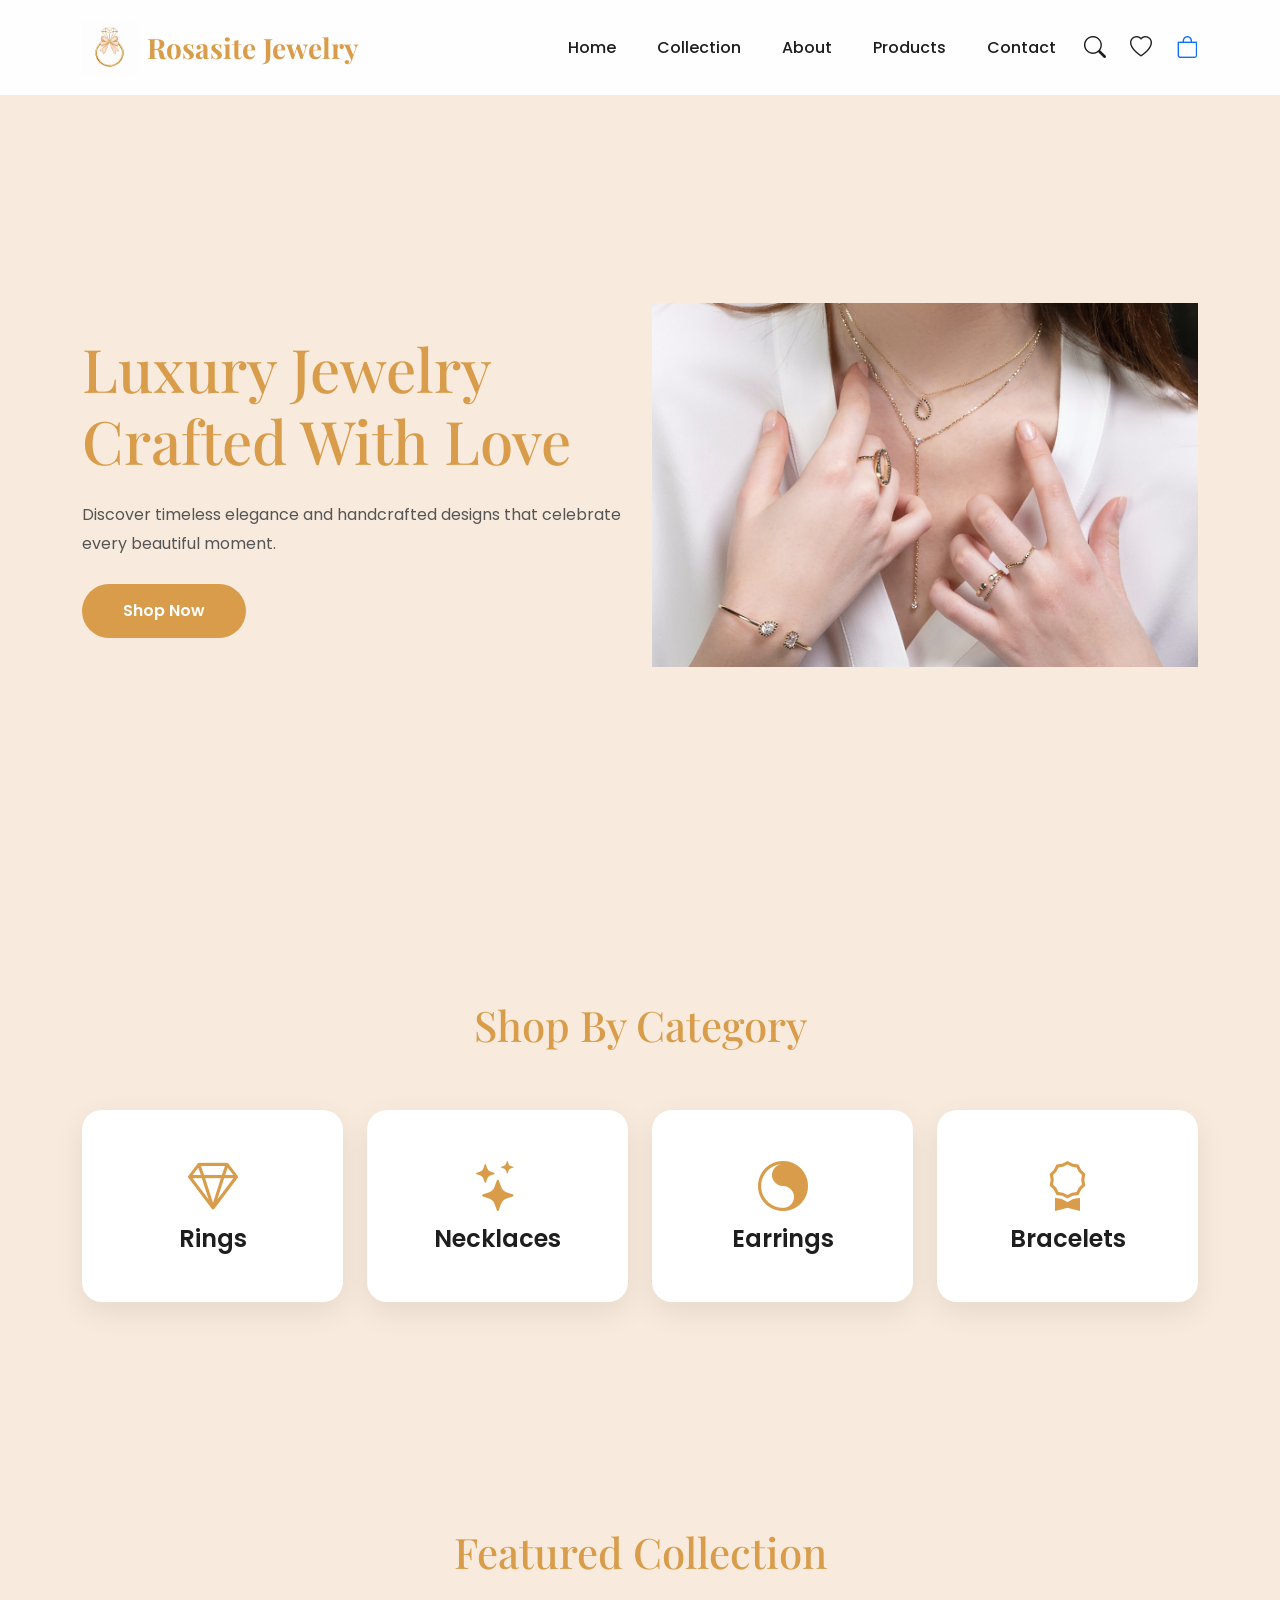
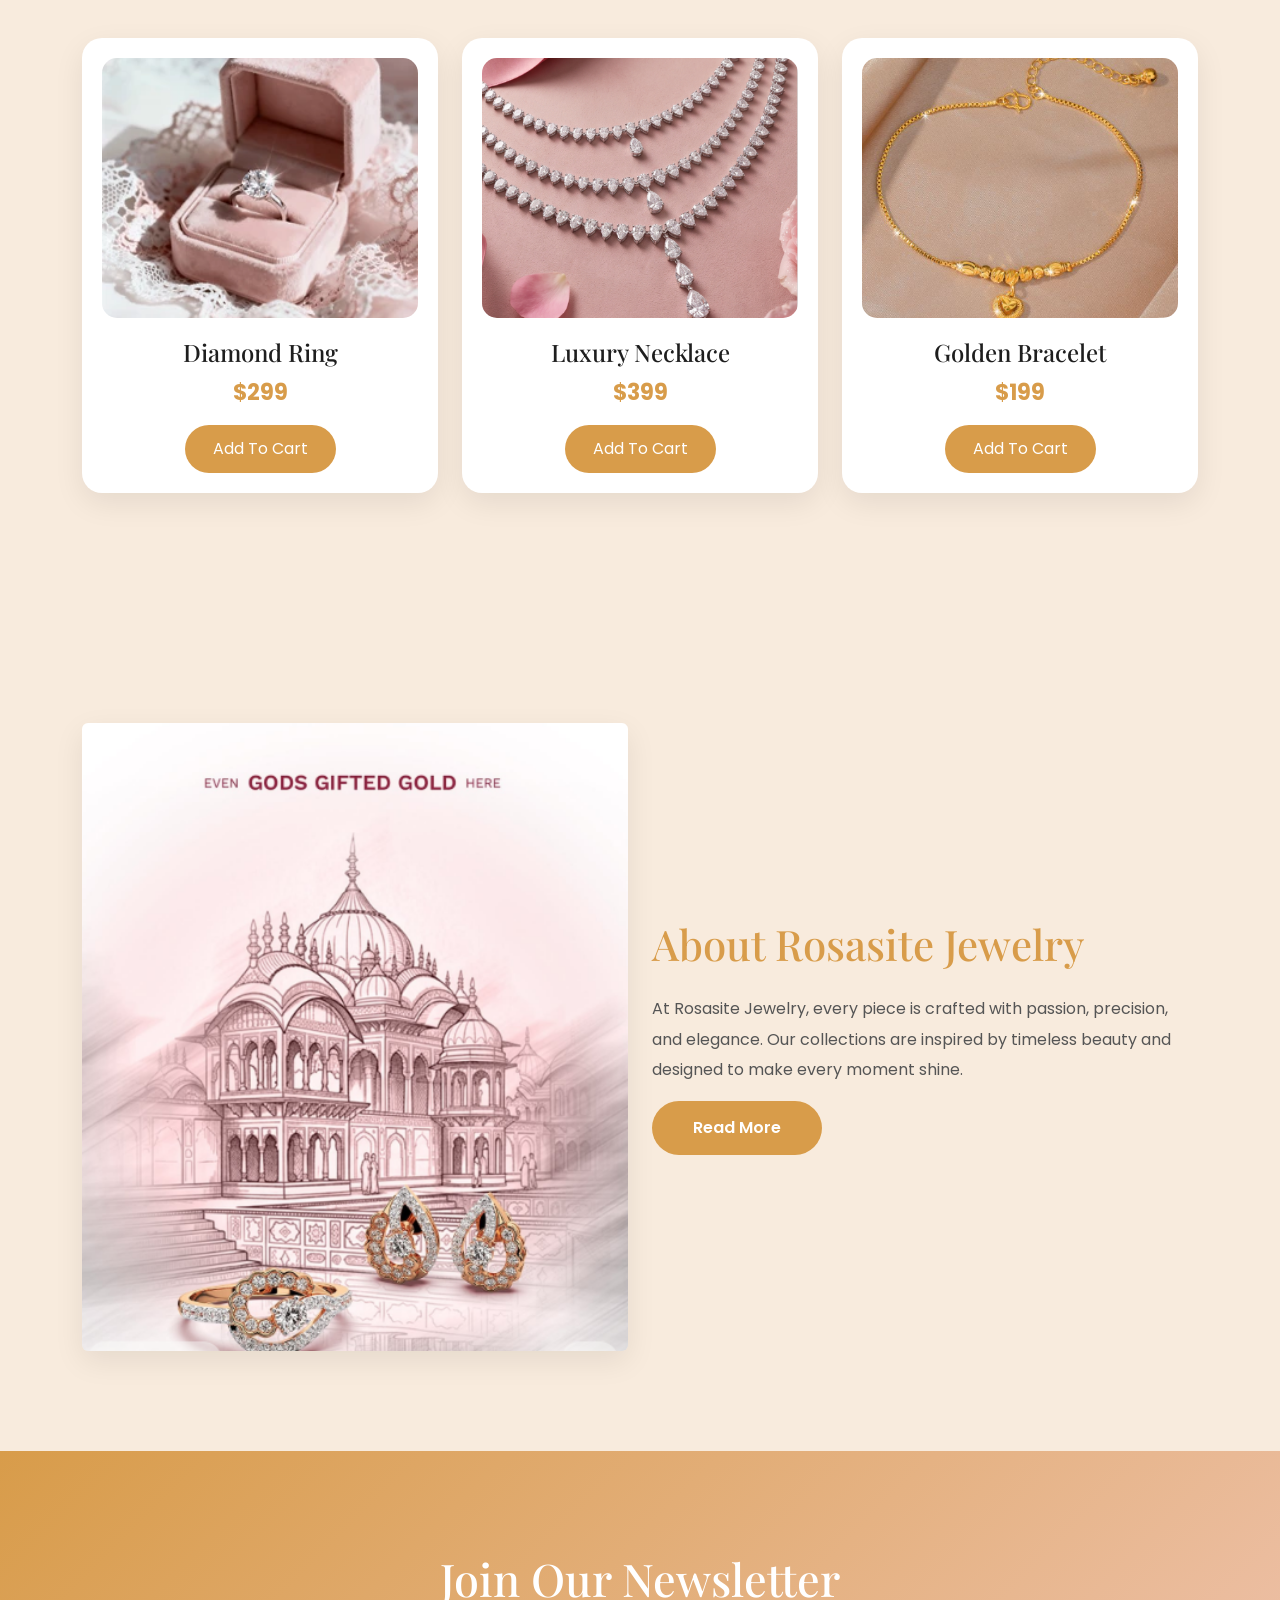
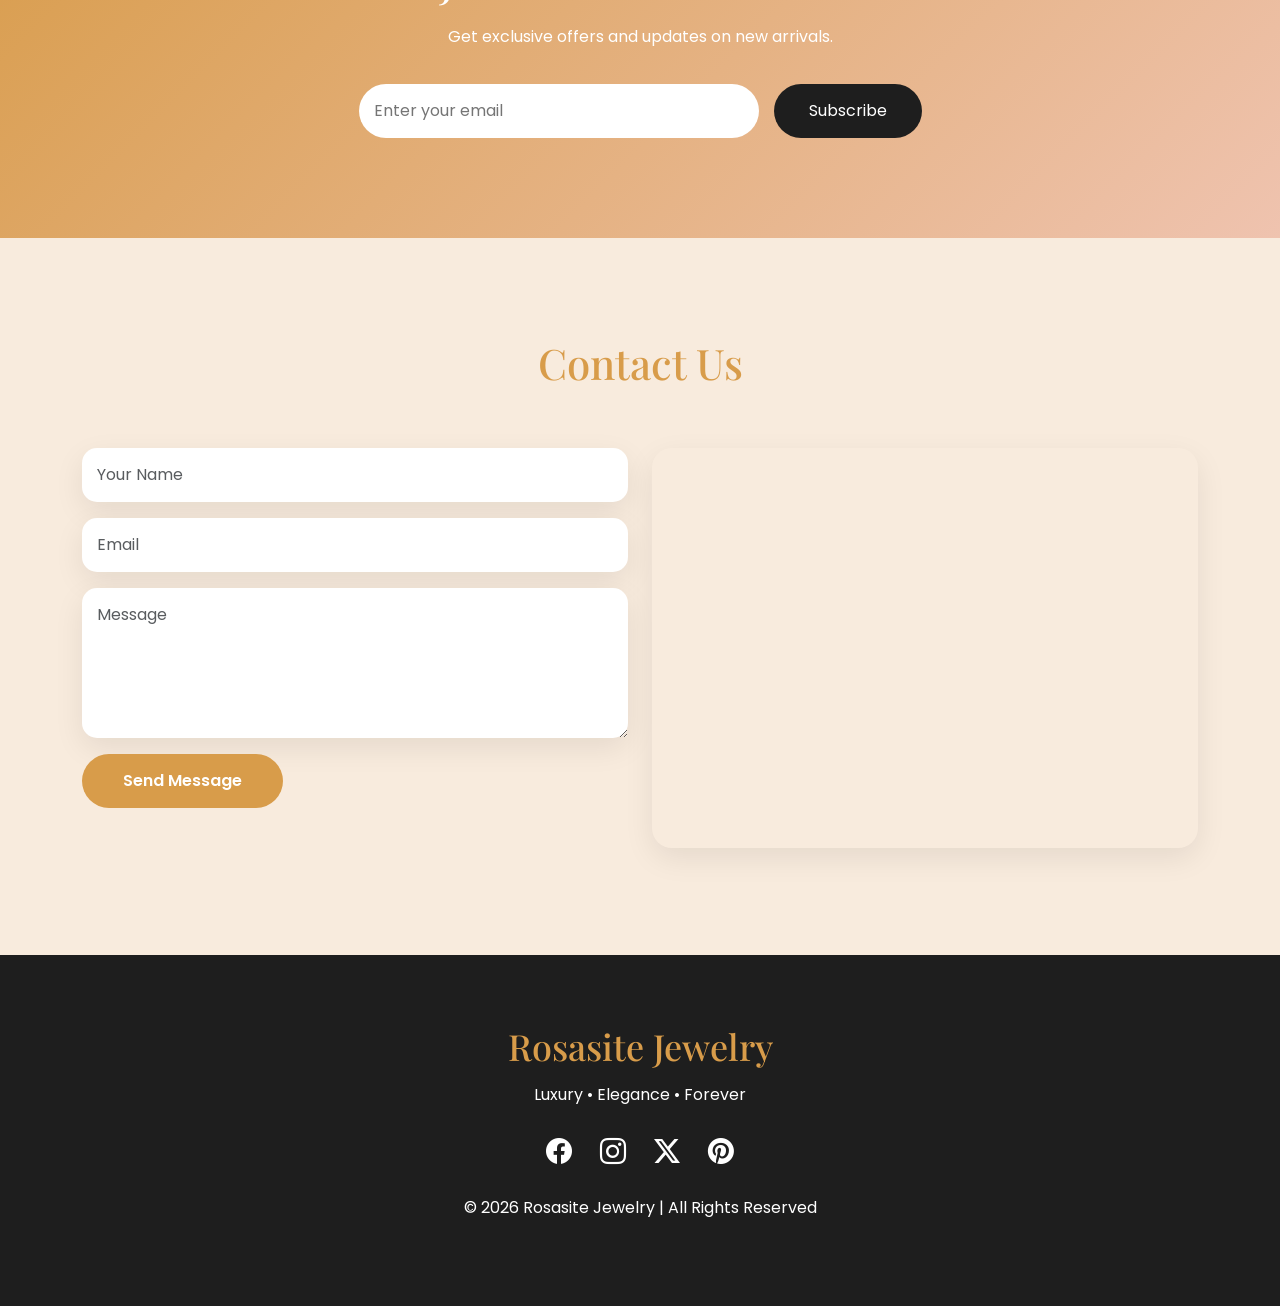
<file: index.html>
<!DOCTYPE html>
<html lang="en">
<head>
<meta charset="UTF-8">
<meta name="viewport" content="width=device-width, initial-scale=1.0">

<title>Rosasite Jewelry</title>

<!-- Bootstrap -->
<link href="https://cdn.jsdelivr.net/npm/bootstrap@5.3.3/dist/css/bootstrap.min.css" rel="stylesheet">

<!-- Bootstrap Icons -->
<link rel="stylesheet" href="https://cdn.jsdelivr.net/npm/bootstrap-icons@1.11.3/font/bootstrap-icons.min.css">

<!-- Google Fonts -->
<link href="https://fonts.googleapis.com/css2?family=Playfair+Display:wght@500;700&family=Poppins:wght@300;400;500;600&display=swap" rel="stylesheet">

<link rel="stylesheet" href="style.css">
</head>

<body>

<!--================ Navbar ================-->

<nav class="navbar navbar-expand-lg fixed-top">
<div class="container">
<a class="navbar-brand" href="#">
<img src=".//images/logo-2.png" id="logo" class="logo">
Rosasite Jewelry
</a>

<button class="navbar-toggler" data-bs-toggle="collapse" data-bs-target="#menu">
<span class="navbar-toggler-icon"></span>
</button>

<div class="collapse navbar-collapse" id="menu">
<ul class="navbar-nav ms-auto">

<li class="nav-item">
<a class="nav-link active" href="#">Home</a>
</li>

<li class="nav-item">
<a class="nav-link" href="shop.html">Collection</a>
</li>

<li class="nav-item">
<a class="nav-link" href="about.html">About</a>
</li>

<li class="nav-item">
<a class="nav-link" href="#products">Products</a>
</li>

<li class="nav-item">
<a class="nav-link" href="contact.html">Contact</a>
</li>

</ul>

<div class="icons">
<i class="bi bi-search"></i>
<i class="bi bi-heart"></i>
<a href="shop.html"><i class="bi bi-bag"></i></a>
</div>

</div>
</div>
</nav>

<!--================ Hero Section ================-->

<section class="hero">
<div class="container">
<div class="row align-items-center">
<div class="col-lg-6">
<h1 style="color:var(--gold)!important;" >Luxury Jewelry Crafted With Love</h1>
<p>
Discover timeless elegance and handcrafted designs
that celebrate every beautiful moment.
</p>
<a href="shop.html" class="btn shop-btn">
Shop Now
</a>
</div>
<div class="col-lg-6 text-center">
<img src=".//images/hero.jpg" class="img-fluid hero-img">
</div>
</div>
</div>
</section>

<!--================ Categories ================-->

<section class="categories">
<div class="container">
<div class="section-title">
<h2>Shop By Category</h2>
</div>
<div class="row">
<div class="col-md-3">
<div class="category-box">
<i class="bi bi-gem"></i>
<h4>Rings</h4>
</div>
</div>

<div class="col-md-3">
<div class="category-box">
<i class="bi bi-stars"></i>
<h4>Necklaces</h4>
</div>
</div>

<div class="col-md-3">
<div class="category-box">
<i class="bi bi-brilliance"></i>
<h4>Earrings</h4>
</div>
</div>

<div class="col-md-3">
<div class="category-box">
<i class="bi bi-award"></i>
<h4>Bracelets</h4>
</div>
</div>

</div>
</div>
</section>

<!--================ Featured Products ================-->

<section class="products" id="products">
<div class="container">
<div class="section-title">
<h2>Featured Collection</h2>
</div>

<div class="row">
<div class="col-lg-4">
<div class="product-card">
<img src=".//images/image-1.webp">
<h4>Diamond Ring</h4>
<p>$299</p>
<button>Add To Cart</button>
</div>
</div>

<div class="col-lg-4">
<div class="product-card">
<img src=".//images/image-2.png">
<h4>Luxury Necklace</h4>
<p>$399</p>
<button>Add To Cart</button>
</div>
</div>

<div class="col-lg-4">
<div class="product-card">
<img src=".//images/image-3.png">
<h4>Golden Bracelet</h4>
<p>$199</p>
<button>Add To Cart</button>
</div>
</div>

</div>
</div>
</section>

<!--================ About ================-->

<section class="about" id="about">
<div class="container">
<div class="row align-items-center">
<div class="col-lg-6">
<img src=".//images/about image.png" class="img-fluid rounded">
</div>
<div class="col-lg-6">
<h2>About Rosasite Jewelry</h2>
<p>
At Rosasite Jewelry, every piece is crafted with passion,
precision, and elegance. Our collections are inspired by
timeless beauty and designed to make every moment shine.
</p>
<a href="#" class="btn shop-btn">
Read More
</a>
</div>

</div>
</div>
</section>

<!--================ Newsletter ================-->

<section class="newsletter">
<div class="container text-center">
<h2>Join Our Newsletter</h2>
<p>
Get exclusive offers and updates on new arrivals.
</p>
<form>
<input type="email" placeholder="Enter your email">
<button>Subscribe</button>
</form>
</div>
</section>

<!--================ Contact ================-->

<section id="contact">
<div class="container">
<div class="section-title">
<h2>Contact Us</h2>
</div>
<div class="row">
<div class="col-lg-6">
<input type="text" placeholder="Your Name" class="form-control mb-3">
<input type="email" placeholder="Email" class="form-control mb-3">
<textarea class="form-control" rows="5" placeholder="Message"></textarea>
<button class="btn shop-btn mt-3">
Send Message
</button>
</div>

<div class="col-lg-6">
<iframe
src="https://www.google.com/maps/embed?pb="
width="100%"
height="400"
style="border:0;">
</iframe>
</div>
</div>
</div>
</section>

<!--================ Footer ================-->

<footer>
<div class="container">
<h3>Rosasite Jewelry</h3>
<p>Luxury • Elegance • Forever</p>
<div class="social">
<i class="bi bi-facebook"></i>
<i class="bi bi-instagram"></i>
<i class="bi bi-twitter-x"></i>
<i class="bi bi-pinterest"></i>
</div>
<p>
© 2026 Rosasite Jewelry | All Rights Reserved
</p>
</div>
</footer>

<script src="https://cdn.jsdelivr.net/npm/bootstrap@5.3.3/dist/js/bootstrap.bundle.min.js"></script>
<script src="./app.js"></script>

</body>
</html>
</file>
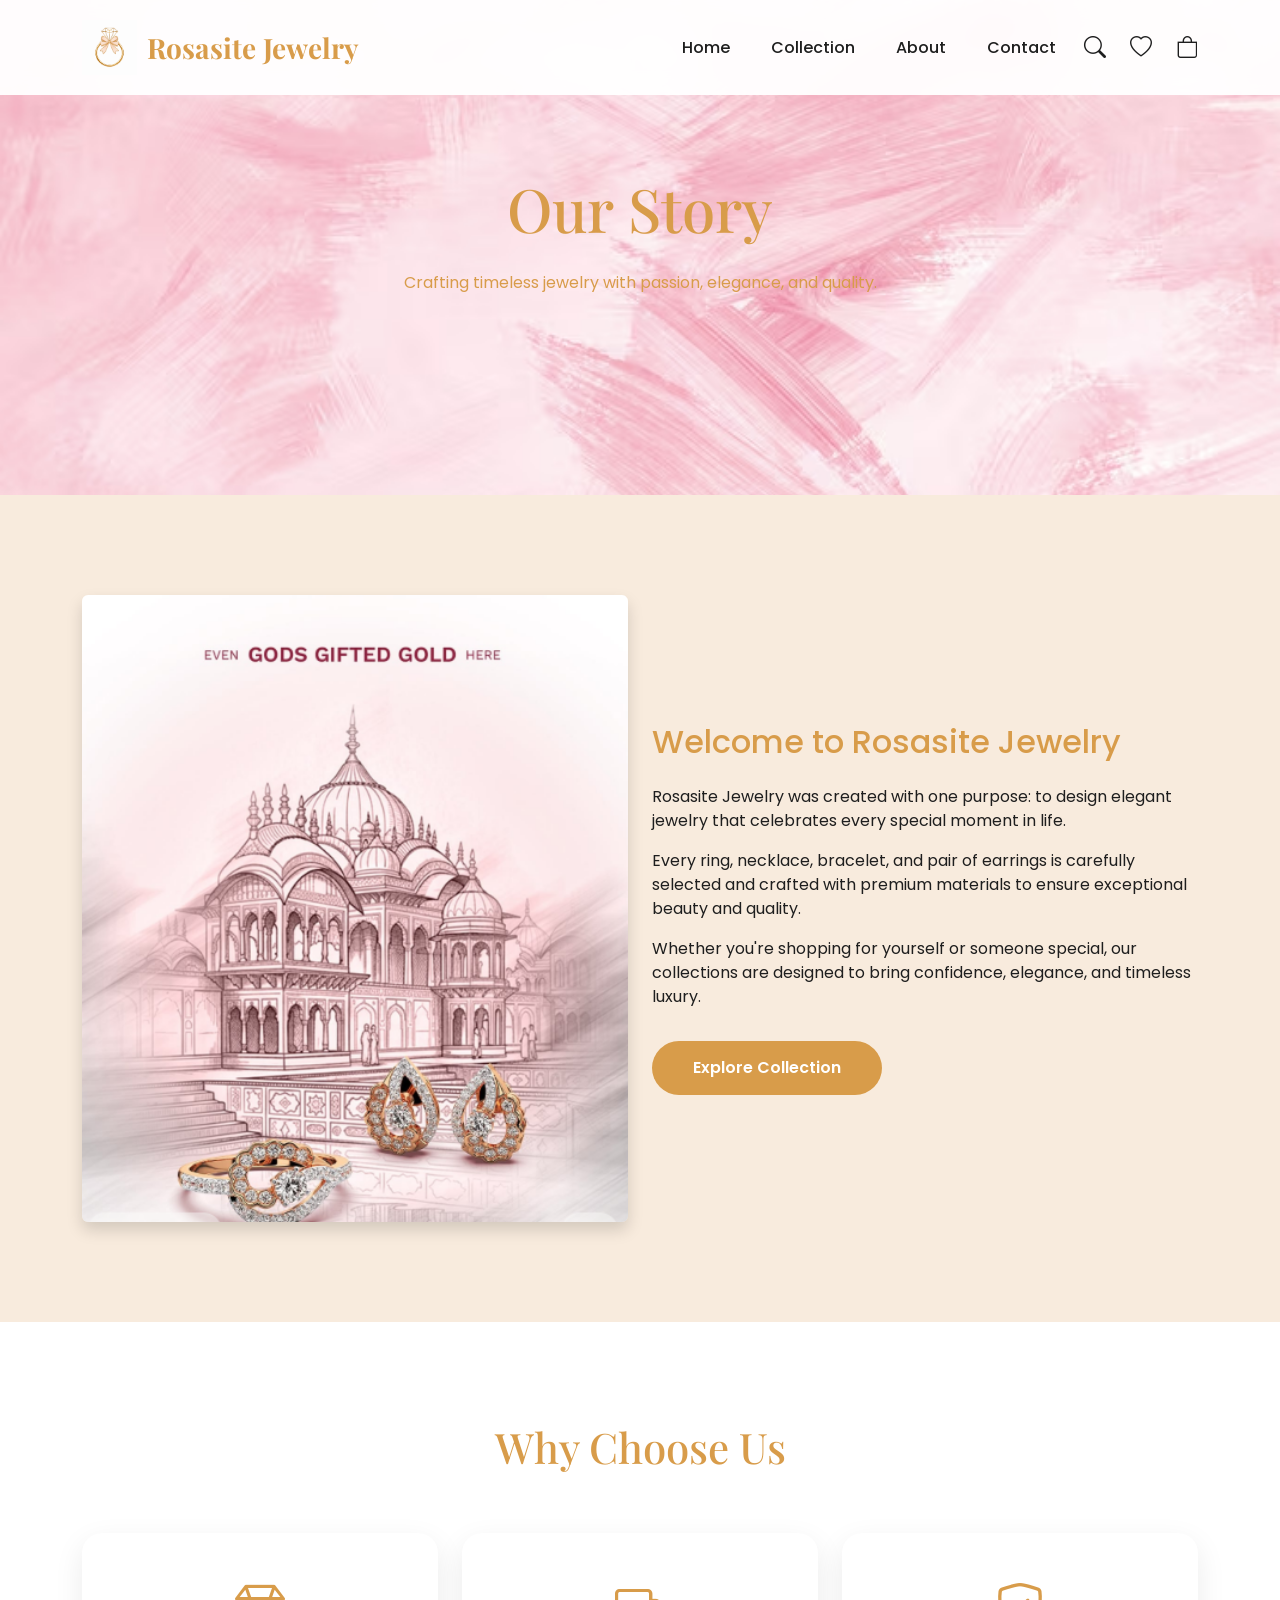
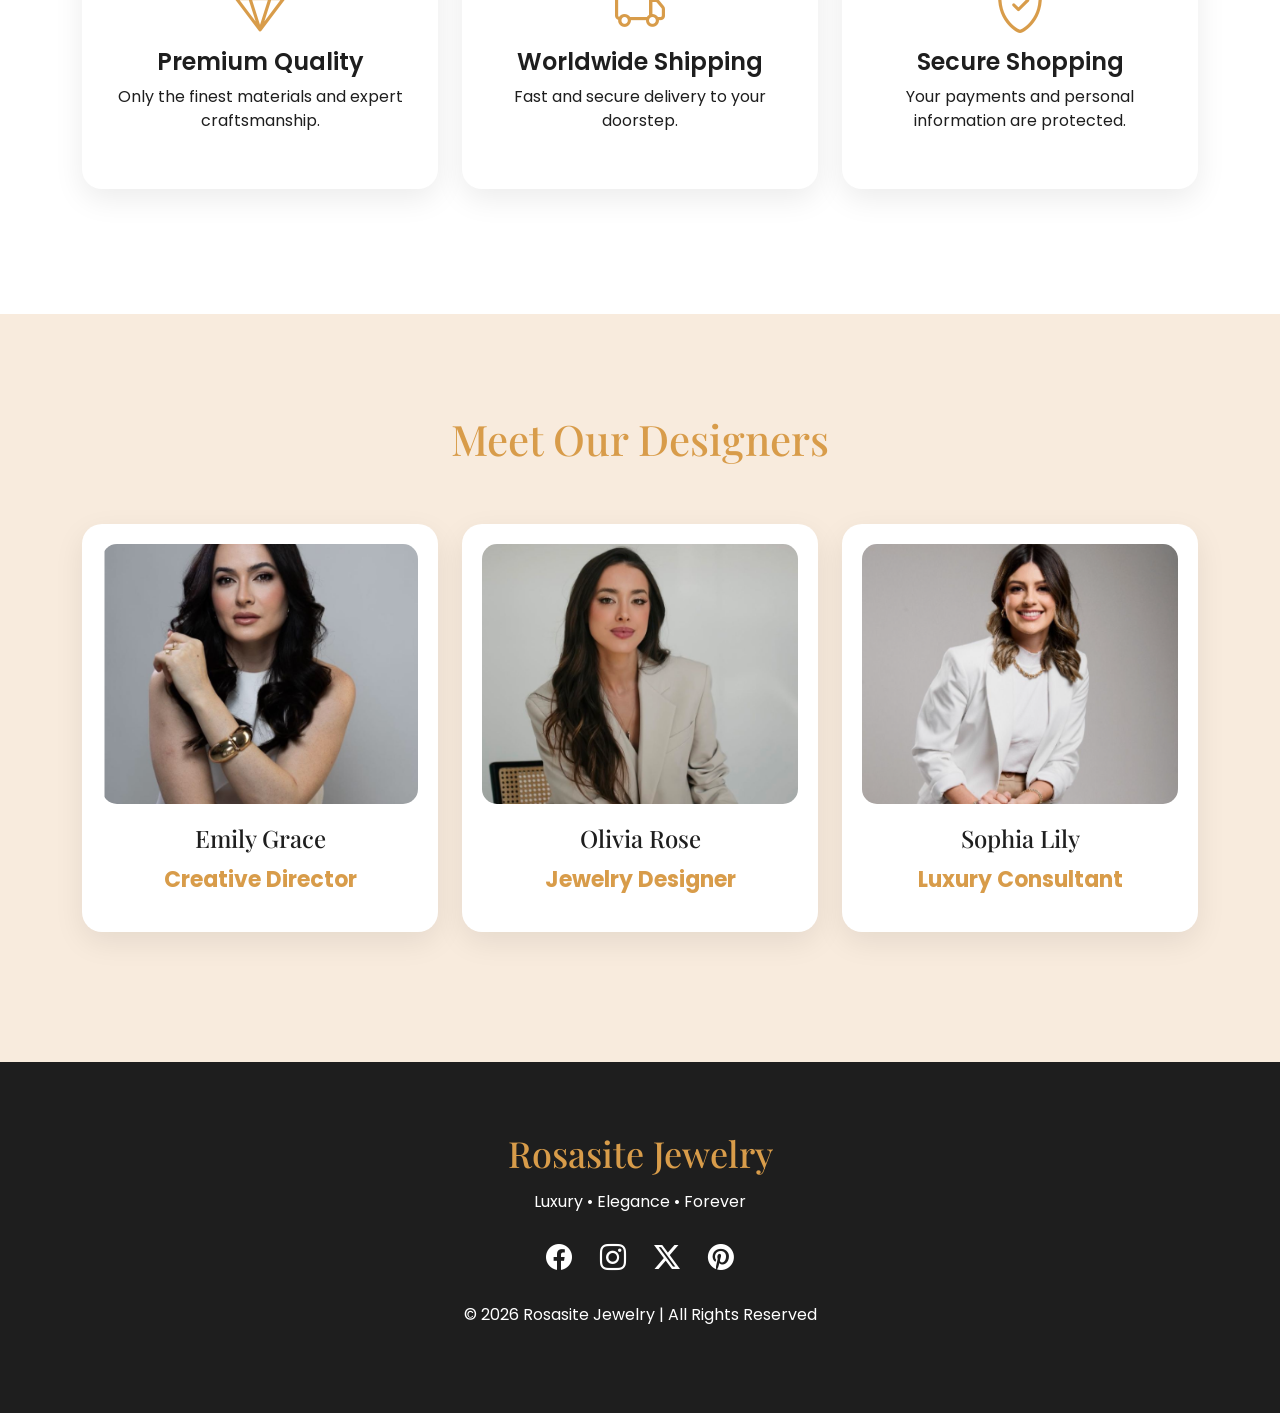
<file: about.html>
<!DOCTYPE html>
<html lang="en">
<head>
<meta charset="UTF-8">
<meta name="viewport" content="width=device-width, initial-scale=1.0">

<title>About | Rosasite Jewelry</title>

<link href="https://cdn.jsdelivr.net/npm/bootstrap@5.3.3/dist/css/bootstrap.min.css" rel="stylesheet">

<link rel="stylesheet" href="https://cdn.jsdelivr.net/npm/bootstrap-icons@1.11.3/font/bootstrap-icons.min.css">

<link rel="stylesheet" href="style.css">
<style>
    .hero {
        background: url('images/hero-2.avif') center/cover no-repeat;
        padding: 100px 0;
    }
</style>

</head>
<body>

    <!--================ Navbar ================-->

<nav class="navbar navbar-expand-lg fixed-top">
<div class="container">

<a class="navbar-brand" href="#">
<img src=".//images/logo-2.png" class="logo">
Rosasite Jewelry
</a>

<button class="navbar-toggler" data-bs-toggle="collapse" data-bs-target="#menu">
<span class="navbar-toggler-icon"></span>
</button>

<div class="collapse navbar-collapse" id="menu">

<ul class="navbar-nav ms-auto">

<li class="nav-item">
<a class="nav-link active" href="index.html">Home</a>
</li>

<li class="nav-item">
<a class="nav-link" href="shop.html">Collection</a>
</li>

<li class="nav-item">
<a class="nav-link" href="about.html">About</a>
</li>

<li class="nav-item">
<a class="nav-link" href="contact.html">Contact</a>
</li>

</ul>

<div class="icons">
<i class="bi bi-search"></i>
<i class="bi bi-heart"></i>
<i class="bi bi-bag"></i>
</div>

</div>
</div>
</nav>

<!-- Hero -->

<section class="hero" style="min-height:55vh;">
<div class="container text-center">
<h1 style="color:var(--gold)!important ;">Our Story</h1>
<p style="color:var(--gold)!important ;">Crafting timeless jewelry with passion, elegance, and quality.</p>
</div>
</section>

<!-- About -->

<section>
<div class="container">
<div class="row align-items-center">
<div class="col-lg-6">
<img src=".//images/about image.png" class="img-fluid rounded shadow">
</div>
<div class="col-lg-6">
<h2 style="color:var(--gold)!important ;" class="mb-4">Welcome to Rosasite Jewelry</h2>
<p>
Rosasite Jewelry was created with one purpose:
to design elegant jewelry that celebrates every
special moment in life.
</p>
<p>
Every ring, necklace, bracelet, and pair of earrings
is carefully selected and crafted with premium
materials to ensure exceptional beauty and quality.
</p>
<p>
Whether you're shopping for yourself or someone
special, our collections are designed to bring
confidence, elegance, and timeless luxury.
</p>

<a href="shop.html" class="btn shop-btn mt-3">
Explore Collection
</a>
</div>
</div>
</div>
</section>

<!-- Why Choose Us -->

<section style="background:#fff;">
<div class="container">
<div class="section-title">
<h2 style="color:var(--gold)!important;">Why Choose Us</h2>
</div>

<div class="row g-4">
<div class="col-md-4">
<div class="category-box">
<i class="bi bi-gem"></i>
<h4>Premium Quality</h4>
<p>Only the finest materials and expert craftsmanship.</p>
</div>
</div>

<div class="col-md-4">
<div class="category-box">
<i class="bi bi-truck"></i>
<h4>Worldwide Shipping</h4>
<p>Fast and secure delivery to your doorstep.</p>
</div>
</div>

<div class="col-md-4">
<div class="category-box">
<i class="bi bi-shield-check"></i>
<h4>Secure Shopping</h4>
<p>Your payments and personal information are protected.</p>
</div>
</div>

</div>
</div>
</section>

<!-- Team -->

<section>
<div class="container">

<div class="section-title">
<h2>Meet Our Designers</h2>
</div>

<div class="row">

<div class="col-lg-4">
<div class="product-card">
<img src=".//images/gril-3.png">
<h4>Emily Grace</h4>
<p>Creative Director</p>
</div>
</div>

<div class="col-lg-4">
<div class="product-card">
<img src=".//images/gril-2.png">
<h4>Olivia Rose</h4>
<p>Jewelry Designer</p>
</div>
</div>

<div class="col-lg-4">
<div class="product-card">
<img src=".//images/gril-1.png">
<h4>Sophia Lily</h4>
<p>Luxury Consultant</p>
</div>
</div>

</div>
</div>
</section>

<!-- Footer -->

<footer>
<div class="container">
<h3>Rosasite Jewelry</h3>
<p>Luxury • Elegance • Forever</p>
<div class="social">
<i class="bi bi-facebook"></i>
<i class="bi bi-instagram"></i>
<i class="bi bi-twitter-x"></i>
<i class="bi bi-pinterest"></i>
</div>
<p>
© 2026 Rosasite Jewelry | All Rights Reserved
</p>
</div>
</footer>

<script src="https://cdn.jsdelivr.net/npm/bootstrap@5.3.3/dist/js/bootstrap.bundle.min.js"></script>
<script src="./app.js"></script>

</body>
</html>
</file>
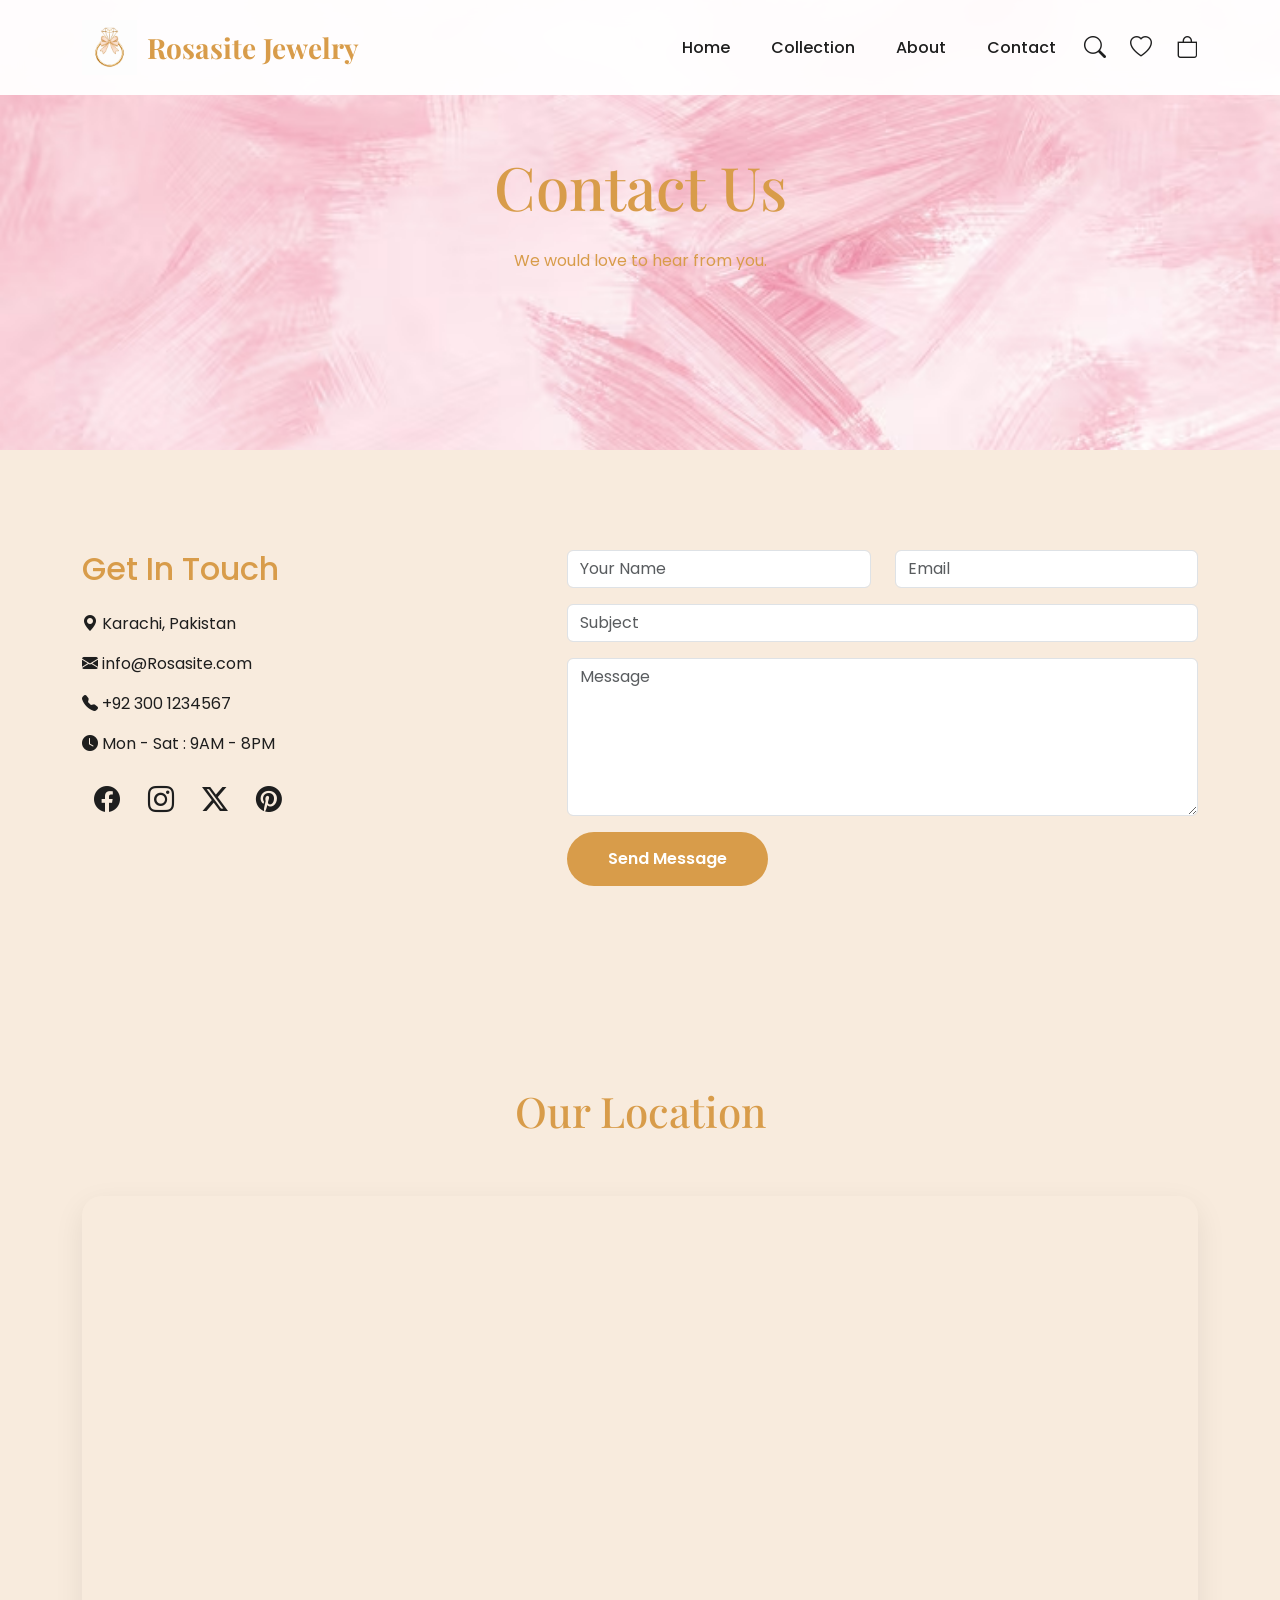
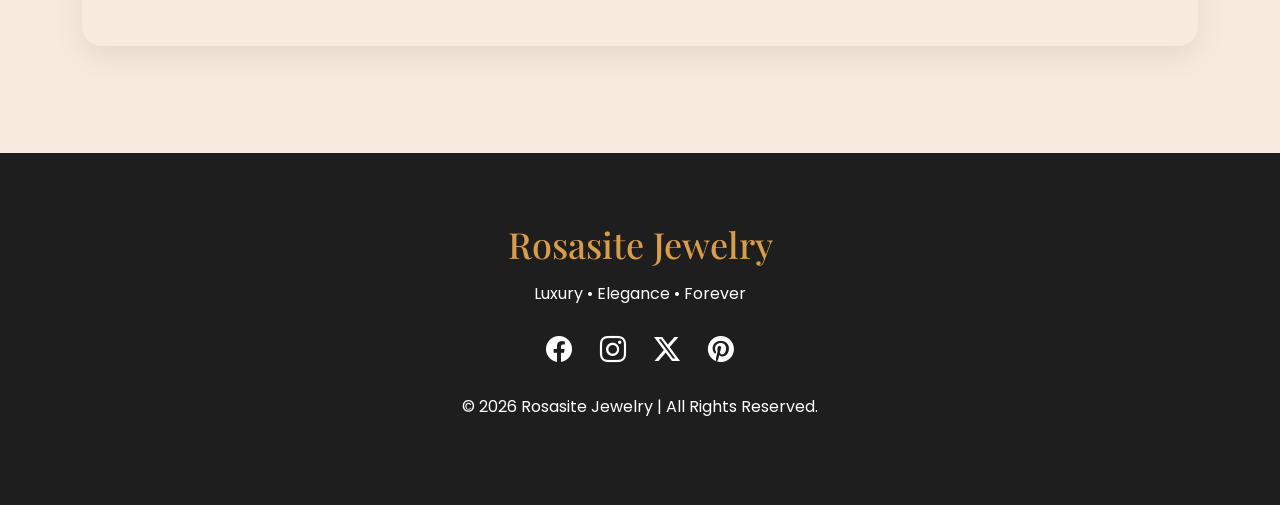
<file: contact.html>
<!DOCTYPE html>
<html lang="en">
<head>
<meta charset="UTF-8">
<meta name="viewport" content="width=device-width, initial-scale=1.0">

<title>Contact | Rosasite Jewelry</title>

<link href="https://cdn.jsdelivr.net/npm/bootstrap@5.3.3/dist/css/bootstrap.min.css" rel="stylesheet">

<link rel="stylesheet" href="https://cdn.jsdelivr.net/npm/bootstrap-icons@1.11.3/font/bootstrap-icons.min.css">

<link rel="stylesheet" href="style.css">
<style>
    .hero {
        background: url('images/hero-2.avif') center/cover no-repeat;
        padding: 100px 0;
    }
</style>

</head>

<body>

<!--================ Navbar ================-->

<nav class="navbar navbar-expand-lg fixed-top">
<div class="container">

<a class="navbar-brand" href="#">
<img src=".//images/logo-2.png" class="logo">
Rosasite Jewelry
</a>

<button class="navbar-toggler" data-bs-toggle="collapse" data-bs-target="#menu">
<span class="navbar-toggler-icon"></span>
</button>

<div class="collapse navbar-collapse" id="menu">

<ul class="navbar-nav ms-auto">

<li class="nav-item">
<a class="nav-link active" href="index.html">Home</a>
</li>

<li class="nav-item">
<a class="nav-link" href="shop.html">Collection</a>
</li>

<li class="nav-item">
<a class="nav-link" href="about.html">About</a>
</li>

<li class="nav-item">
<a class="nav-link" href="contact.html">Contact</a>
</li>

</ul>

<div class="icons">
<i class="bi bi-search"></i>
<i class="bi bi-heart"></i>
<i class="bi bi-bag"></i>
</div>

</div>
</div>
</nav>

<!-- Hero -->

<section class="hero" style="min-height:50vh;">
<div class="container text-center">
<h1 style="color:var(--gold)!important;">Contact Us</h1>
<p style="color:var(--gold)!important;">We would love to hear from you.</p>
</div>
</section>

<!-- Contact Section -->

<section>
<div class="container">
<div class="row g-5">
<div class="col-lg-5">
<h2 class="mb-4" style="color:var(--gold)!important;">Get In Touch</h2>
<p><i class="bi bi-geo-alt-fill"></i> Karachi, Pakistan</p>
<p><i class="bi bi-envelope-fill"></i> info@Rosasite.com</p>
<p><i class="bi bi-telephone-fill"></i> +92 300 1234567</p>
<p><i class="bi bi-clock-fill"></i> Mon - Sat : 9AM - 8PM</p>
<div class="social mt-4">
<i class="bi bi-facebook"></i>
<i class="bi bi-instagram"></i>
<i class="bi bi-twitter-x"></i>
<i class="bi bi-pinterest"></i>
</div>
</div>

<div class="col-lg-7">
<form>
<div class="row">
<div class="col-md-6 mb-3">
<input type="text" class="form-control" placeholder="Your Name">
</div>
<div class="col-md-6 mb-3">
<input type="email" class="form-control" placeholder="Email">
</div>
</div>
<input type="text" class="form-control mb-3" placeholder="Subject">
<textarea class="form-control mb-3" rows="6" placeholder="Message"></textarea>
<button class="btn shop-btn">
Send Message
</button>
</form>
</div>
</div>
</div>
</section>

<!-- Google Map -->

<section>
<div class="container">
<div class="section-title">
<h2 style="color:var(--gold)!important;">Our Location</h2>
</div>
<iframe
src="https://www.google.com/maps?q=Karachi&output=embed"
width="100%"
height="450"
style="border:0;border-radius:20px;"
loading="lazy">
</iframe>
</div>
</section>

<!-- Footer -->

<footer>
<div class="container">
<h3>Rosasite Jewelry</h3>
<p>Luxury • Elegance • Forever</p>
<div class="social">
<i class="bi bi-facebook"></i>
<i class="bi bi-instagram"></i>
<i class="bi bi-twitter-x"></i>
<i class="bi bi-pinterest"></i>
</div>
<p>© 2026 Rosasite Jewelry | All Rights Reserved.</p>
</div>
</footer>

<script src="https://cdn.jsdelivr.net/npm/bootstrap@5.3.3/dist/js/bootstrap.bundle.min.js"></script>
<script src="./app.js"></script>

</body>
</html>
</file>
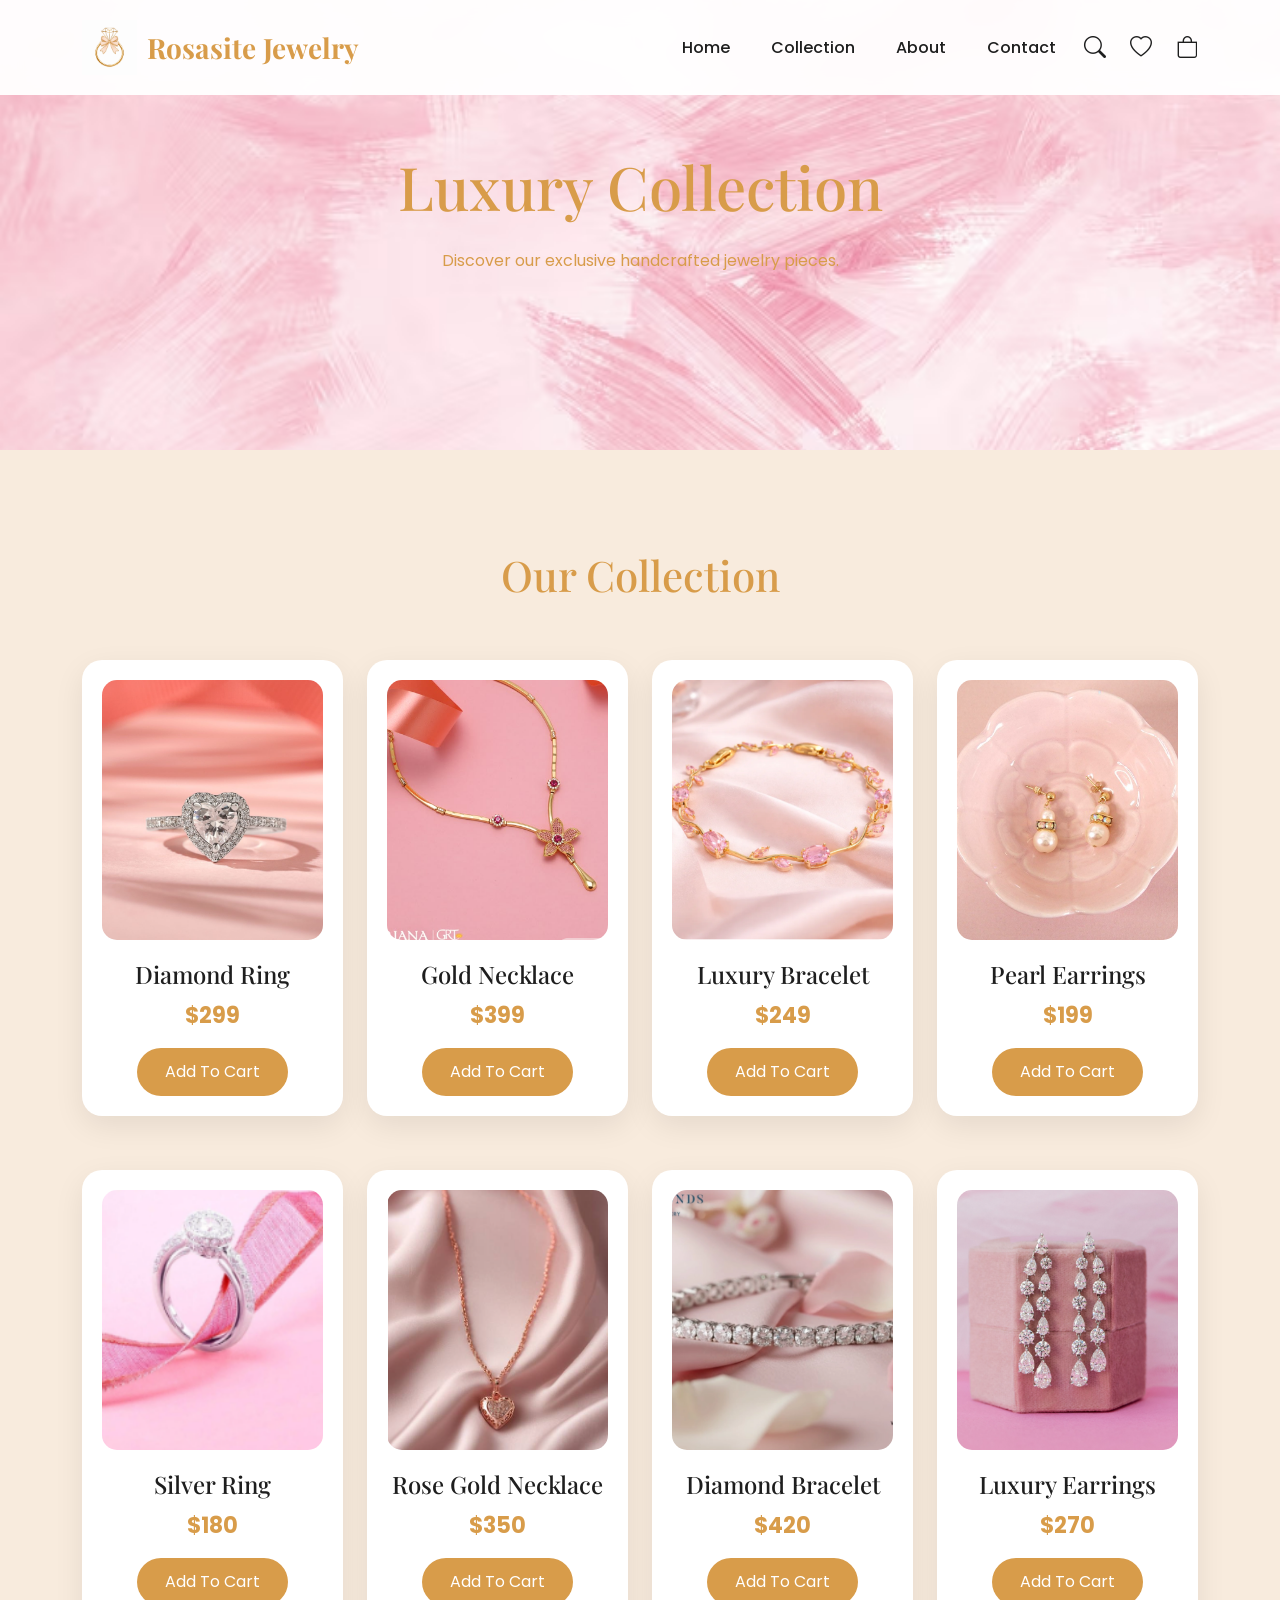
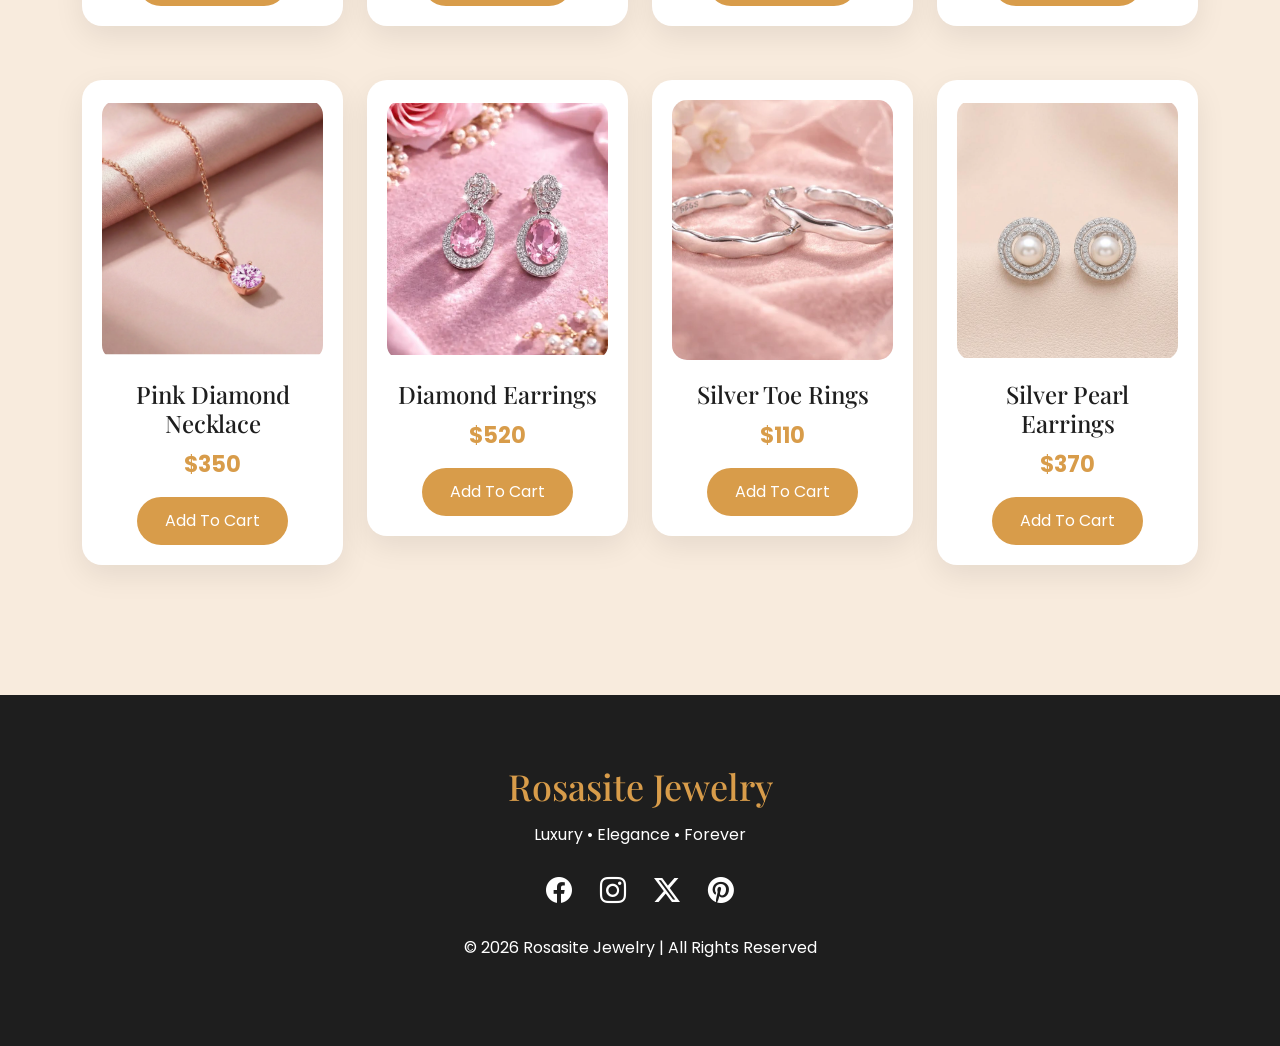
<file: shop.html>
<!DOCTYPE html>
<html lang="en">
<head>
    <meta charset="UTF-8">
    <meta name="viewport" content="width=device-width, initial-scale=1.0">
    <title>Shop |   Rosasite Jewelry</title>

    <link href="https://cdn.jsdelivr.net/npm/bootstrap@5.3.3/dist/css/bootstrap.min.css" rel="stylesheet">
    <link rel="stylesheet" href="https://cdn.jsdelivr.net/npm/bootstrap-icons@1.11.3/font/bootstrap-icons.min.css">
    <link rel="stylesheet" href="style.css">
    <style>
        .hero {
            background: url('images/hero-2.avif') center/cover no-repeat;
            padding: 100px 0;
        }
    </style>
</head>
<body>
    <!--================ Navbar ================-->

<nav class="navbar navbar-expand-lg fixed-top">
<div class="container">

<a class="navbar-brand" href="#">
<img src=".//images/logo-2.png" class="logo">
Rosasite Jewelry
</a>

<button class="navbar-toggler" data-bs-toggle="collapse" data-bs-target="#menu">
<span class="navbar-toggler-icon"></span>
</button>

<div class="collapse navbar-collapse" id="menu">

<ul class="navbar-nav ms-auto">

<li class="nav-item">
<a class="nav-link active" href="index.html">Home</a>
</li>

<li class="nav-item">
<a class="nav-link" href="shop.html">Collection</a>
</li>

<li class="nav-item">
<a class="nav-link" href="about.html">About</a>
</li>

<li class="nav-item">
<a class="nav-link" href="contact.html">Contact</a>
</li>

</ul>

<div class="icons">
<i class="bi bi-search"></i>
<i class="bi bi-heart"></i>
<i class="bi bi-bag"><a href="shop.html"></a></i>
</div>
</div>

</div>
</nav>


<!-- Hero -->

<section class="hero" style="min-height:50vh;">
<div class="container text-center">
<h1 style="color:var(--gold)!important ;">Luxury Collection</h1>
<p style="color:var(--gold)!important ;">
Discover our exclusive handcrafted jewelry pieces.
</p>
</div>
</section>

<!-- Products -->

<section>

<div class="container">
<div class="section-title">
<h2>Our Collection</h2>
</div>
<div class="row g-4">

<!-- Product 1 -->

<div class="col-lg-3 col-md-6">
<div class="product-card">
<img src=".//images/jewelry-1.png">
<h4>Diamond Ring</h4>
<p>$299</p>
<button>Add To Cart</button>
</div>
</div>

<!-- Product 2 -->

<div class="col-lg-3 col-md-6">
<div class="product-card">
<img src=".//images/jewelry-2.png">
<h4>Gold Necklace</h4>
<p>$399</p>
<button>Add To Cart</button>
</div>
</div>

<!-- Product 3 -->

<div class="col-lg-3 col-md-6">
<div class="product-card">
<img src=".//images/jewelry-3.png">
<h4>Luxury Bracelet</h4>
<p>$249</p>
<button>Add To Cart</button>
</div>
</div>

<!-- Product 4 -->

<div class="col-lg-3 col-md-6">
<div class="product-card">
<img src=".//images/jewelry-4.png">
<h4>Pearl Earrings</h4>
<p>$199</p>
<button>Add To Cart</button>
</div>

</div>

<!-- Product 5 -->

<div class="col-lg-3 col-md-6">
<div class="product-card">
<img src=".//images/jewelry-5.png">
<h4>Silver Ring</h4>
<p>$180</p>
<button>Add To Cart</button>
</div>
</div>

<!-- Product 6 -->

<div class="col-lg-3 col-md-6">
<div class="product-card">
<img src=".//images/jewelry-6.png">
<h4>Rose Gold Necklace</h4>
<p>$350</p>
<button>Add To Cart</button>
</div>
</div>

<!-- Product 7 -->

<div class="col-lg-3 col-md-6">
<div class="product-card">
<img src=".//images/jewelry-7.png">
<h4>Diamond Bracelet</h4>
<p>$420</p>
<button>Add To Cart</button>
</div>
</div>

<!-- Product 8 -->

<div class="col-lg-3 col-md-6">
<div class="product-card">
<img src=".//images/jewelry-8.png">
<h4>Luxury Earrings</h4>
<p>$270</p>
<button>Add To Cart</button>
</div>
</div>


<!-- Product 9 -->

<div class="col-lg-3 col-md-6">
<div class="product-card">
<img src=".//images/jewelry-9.png">
<h4>Pink Diamond Necklace</h4>
<p>$350</p>
<button>Add To Cart</button>
</div>
</div>

<!-- Product 10 -->

<div class="col-lg-3 col-md-6">
<div class="product-card">
<img src=".//images/jewelry-10.png">
<h4>Diamond Earrings</h4>
<p>$520</p>
<button>Add To Cart</button>
</div>
</div>

<!-- Product 11 -->

<div class="col-lg-3 col-md-6">
<div class="product-card">
<img src=".//images/jewelry-11.png">
<h4>Silver Toe Rings</h4>
<p>$110</p>
<button>Add To Cart</button>
</div>
</div>

<!-- Product 12 -->

<div class="col-lg-3 col-md-6">
<div class="product-card">
<img src=".//images/jewelry-12.png">
<h4>Silver Pearl Earrings</h4>
<p>$370</p>
<button>Add To Cart</button>
</div>
</div>
</div>
</div>
</section>

<!-- Footer -->
<footer>
<div class="container">
<h3>Rosasite Jewelry</h3>
<p>Luxury • Elegance • Forever</p>
<div class="social">
<i class="bi bi-facebook"></i>
<i class="bi bi-instagram"></i>
<i class="bi bi-twitter-x"></i>
<i class="bi bi-pinterest"></i>
</div>
<p>
© 2026 Rosasite Jewelry | All Rights Reserved
</p>
</div>
</footer>

<script src="https://cdn.jsdelivr.net/npm/bootstrap@5.3.3/dist/js/bootstrap.bundle.min.js"></script>
<script src="./app.js"></script>

</body>
</html>
</file>
<file: style.css>
/*==============================
Google Fonts
===============================*/
@import url('https://fonts.googleapis.com/css2?family=Playfair+Display:wght@500;600;700&family=Poppins:wght@300;400;500;600&display=swap');

:root{
    --gold:#D89C4A;
    --cream:#F8EBDD;
    --peach:#F2C7B5;
    --black:#1E1E1E;
    --white:#fff;
    --gray:#666;
    --shadow:0 10px 30px rgba(0,0,0,.08);
}

*{
    margin:0;
    padding:0;
    box-sizing:border-box;
    scroll-behavior:smooth;
}

body{
    font-family:'Poppins',sans-serif;
    background:var(--cream);
    color:var(--black);
    overflow-x:hidden;
}

section{
    padding:100px 0;
}

img{
    width:100%;
    display:block;
}

a{
    text-decoration:none;
}

/*==============================
Navbar
===============================*/

.navbar{
    background:rgba(255,255,255,.95);
    backdrop-filter:blur(10px);
    box-shadow:0 3px 15px rgba(0,0,0,.05);
    padding:15px 0;
}

.logo{
    width:55px;
    margin-right:10px;
}

.navbar-brand{
    display:flex;
    align-items:center;
    font-family:'Playfair Display',serif;
    font-size:28px;
    color:var(--gold)!important;
    font-weight:bold;
}

.nav-link{
    color:var(--black)!important;
    margin-left:25px;
    transition:.3s;
    font-weight:500;
}

.nav-link:hover{
    color:var(--gold)!important;
}

.icons i{
    margin-left:20px;
    cursor:pointer;
    font-size:22px;
    transition:.3s;
}

.icons i:hover{
    color:var(--gold);
    transform:scale(1.2);
}

/*==============================
Hero
===============================*/

.hero{
    padding-top:170px;
    min-height:100vh;
    display:flex;
    align-items:center;

}

.hero h1{
    font-size:60px;
    font-family:'Playfair Display',serif;
    line-height:1.2;
}

.hero p{
    color:#555;
    margin:25px 0;
    line-height:1.8;
}

.shop-btn{
    background:var(--gold);
    color:#fff;
    padding:14px 40px;
    border-radius:40px;
    transition:.4s;
    font-weight:600;
}

.shop-btn:hover{
    background:#b67d35;
    transform:translateY(-5px);
    color:#fff;
}

.hero-img{
    animation:float 4s ease-in-out infinite;
    max-width:920px;
}

@keyframes float{
0%,100%{
transform:translateY(0);
}
50%{
transform:translateY(-15px);
}
}

/*==============================
Section Title
===============================*/

.section-title{
    text-align:center;
    margin-bottom:60px;
}

.section-title h2{
    font-size:42px;
    font-family:'Playfair Display',serif;
    color:var(--gold);
}

/*==============================
Categories
===============================*/

.category-box{
background:#fff;
padding:40px 20px;
text-align:center;
border-radius:20px;
box-shadow:var(--shadow);
transition:.4s;
margin-bottom:25px;
}

.category-box:hover{
transform:translateY(-10px);
}

.category-box i{
font-size:50px;
color:var(--gold);
margin-bottom:20px;
}

.category-box h4{
font-weight:600;
}

/*==============================
Products
===============================*/

.product-card{
background:#fff;
padding:20px;
border-radius:20px;
text-align:center;
box-shadow:var(--shadow);
transition:.4s;
margin-bottom:30px;
overflow:hidden;
}

.product-card:hover{
transform:translateY(-10px);
}

.product-card img{
height:260px;
object-fit:cover;
border-radius:15px;
margin-bottom:20px;
transition:.5s;
}

.product-card:hover img{
transform:scale(1.08);
}

.product-card h4{
font-family:'Playfair Display',serif;
margin-bottom:10px;
}

.product-card p{
font-size:22px;
color:var(--gold);
font-weight:bold;
}

.product-card button{
background:var(--gold);
color:#fff;
border:none;
padding:12px 28px;
border-radius:40px;
transition:.3s;
}

.product-card button:hover{
background:#222;
}

/*==============================
About
===============================*/

.about img{
border-radius:20px;
box-shadow:var(--shadow);
}

.about h2{
font-family:'Playfair Display',serif;
font-size:42px;
margin-bottom:25px;
color:var(--gold);
}

.about p{
line-height:1.9;
color:#555;
}

/*==============================
Newsletter
===============================*/

.newsletter{
background:linear-gradient(135deg,#D89C4A,#EFC3AF);
color:#fff;
text-align:center;
}

.newsletter h2{
font-family:'Playfair Display',serif;
font-size:45px;
margin-bottom:20px;
}

.newsletter form{
display:flex;
justify-content:center;
flex-wrap:wrap;
gap:15px;
margin-top:35px;
}

.newsletter input{
width:400px;
max-width:100%;
padding:15px;
border:none;
border-radius:40px;
outline:none;
}

.newsletter button{
padding:15px 35px;
border:none;
background:#1E1E1E;
color:#fff;
border-radius:40px;
transition:.3s;
}

.newsletter button:hover{
background:#fff;
color:#000;
}

/*==============================
Contact
===============================*/

#contact input,
#contact textarea{
border-radius:15px;
padding:15px;
border:none;
box-shadow:var(--shadow);
}

iframe{
border-radius:20px;
box-shadow:var(--shadow);
}

/*==============================
Footer
===============================*/

footer{
background:#1E1E1E;
color:#fff;
text-align:center;
padding:70px 0;
}

footer h3{
font-family:'Playfair Display',serif;
font-size:36px;
color:var(--gold);
margin-bottom:15px;
}

.social{
margin:25px 0;
}

.social i{
font-size:26px;
margin:0 12px;
cursor:pointer;
transition:.4s;
}

.social i:hover{
color:var(--gold);
transform:translateY(-6px);
}

/*==============================
Responsive
===============================*/

@media(max-width:992px){
.hero{
text-align:center;
}

.hero h1{
font-size:45px;
margin-top:20px;
}

.hero-img{
margin-top:50px;
}

.navbar-brand{
font-size:22px;
}
}

@media(max-width:768px){
.hero{
padding-top:140px;
}

.hero h1{
font-size:36px;
}

.section-title h2{
font-size:34px;
}

.about h2{
font-size:34px;
}

.newsletter h2{
font-size:34px;
}

.newsletter form{
flex-direction:column;
align-items:center;
}

.newsletter button{
width:100%;
max-width:400px;
}
}

@media(max-width:576px){
.hero h1{
font-size:30px;
}

.shop-btn{
padding:12px 28px;
}

.product-card img{
height:220px;
}

}
</file>
